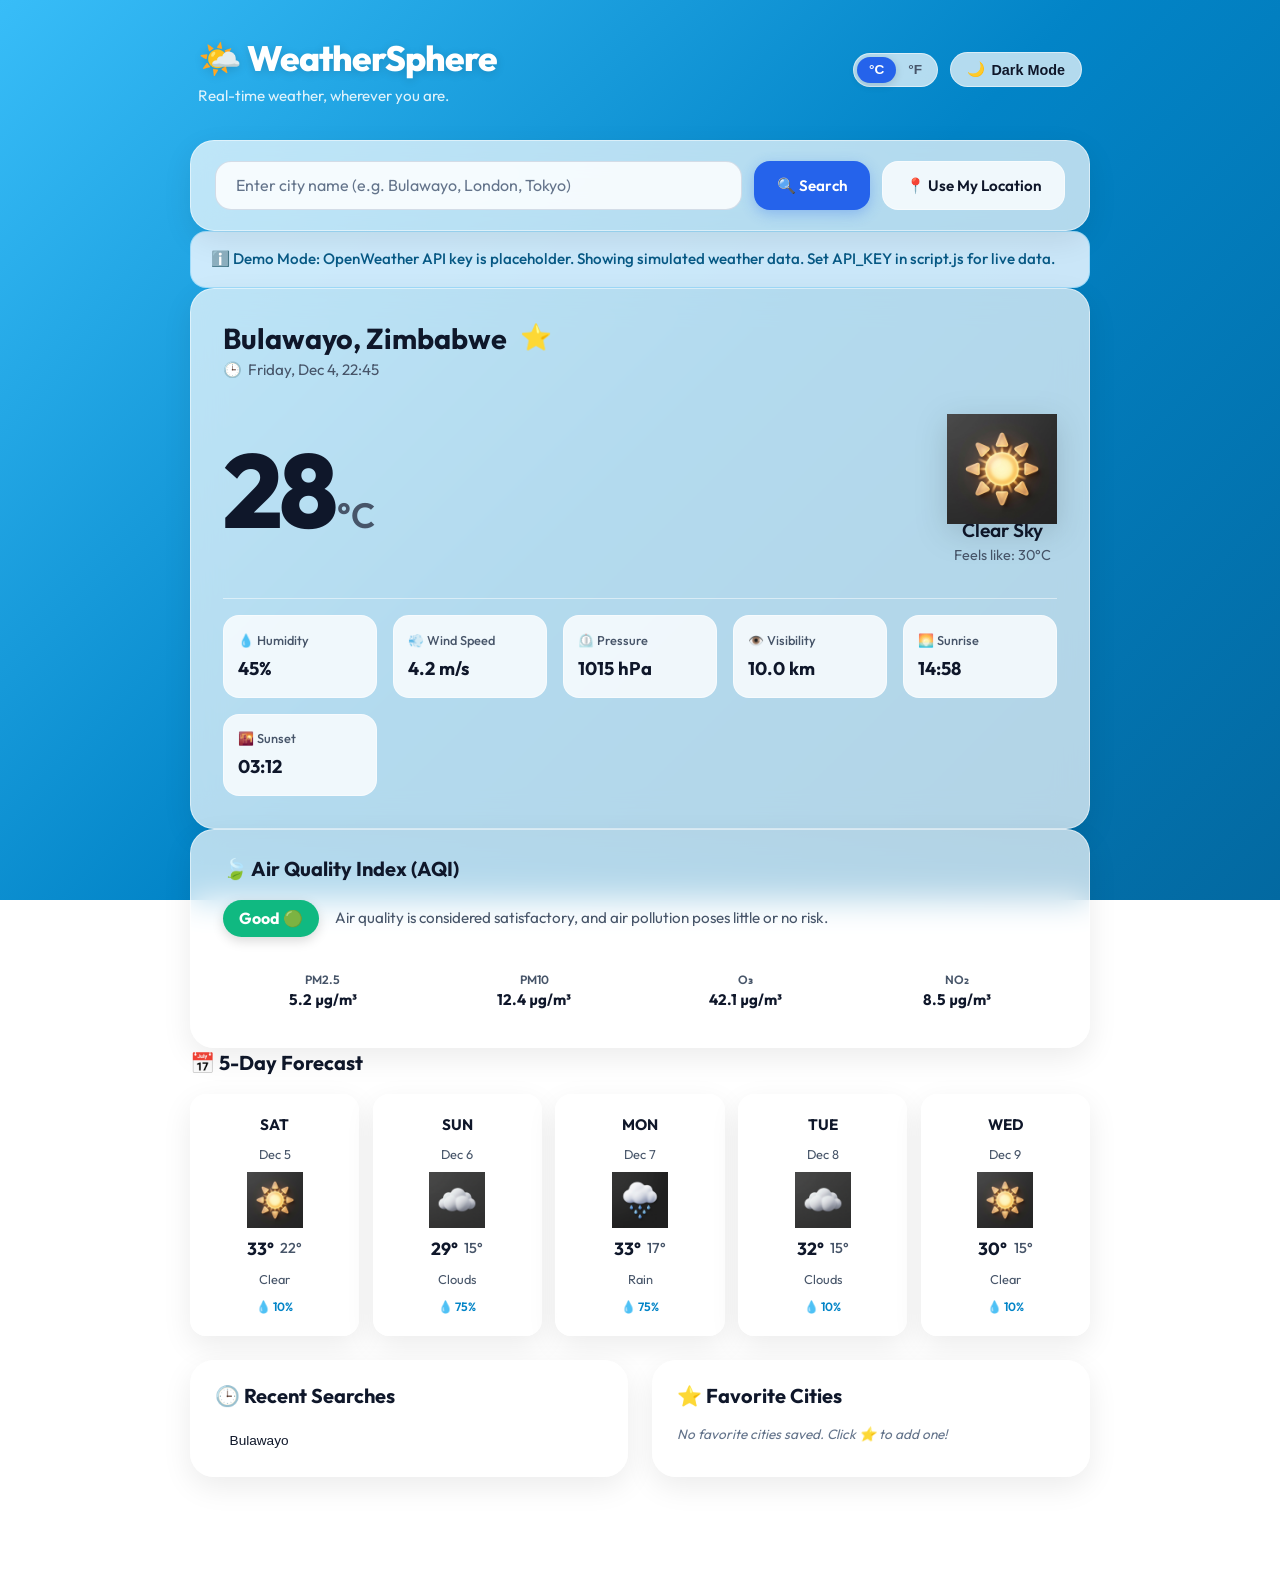
<file: index.html>
<!DOCTYPE html>
<html lang="en" data-theme="light">

<head>
  <meta charset="UTF-8">
  <meta name="viewport" content="width=device-width, initial-scale=1.0">
  <meta name="description"
    content="WeatherSphere - Real-time weather, forecasts, air quality, and local time for any city worldwide using OpenWeather API.">
  <title>WeatherSphere - Real-Time Weather & Forecast</title>

  <!-- Google Fonts: Outfit -->
  <link rel="preconnect" href="https://fonts.googleapis.com">
  <link rel="preconnect" href="https://fonts.gstatic.com" crossorigin>
  <link href="https://fonts.googleapis.com/css2?family=Outfit:wght@300;400;500;600;700;800&display=swap"
    rel="stylesheet">

  <!-- Application Stylesheet -->
  <link rel="stylesheet" href="style.css">
</head>

<body>
  <div class="app-container">

    <!-- APP HEADER -->
    <header class="header">
      <div class="brand">
        <h1 class="brand-title">
          <span>🌤️ WeatherSphere</span>
        </h1>
        <p class="brand-subtitle">Real-time weather, wherever you are.</p>
      </div>

      <div class="controls-group">
        <!-- °C / °F Unit Toggle -->
        <div class="unit-toggle" role="group" aria-label="Temperature unit selection">
          <button type="button" id="unitCelsiusBtn" class="unit-btn active" aria-pressed="true"
            title="Celsius (°C)">°C</button>
          <button type="button" id="unitFahrenheitBtn" class="unit-btn" aria-pressed="false"
            title="Fahrenheit (°F)">°F</button>
        </div>

        <!-- Dark / Light Mode Toggle Button -->
        <button type="button" id="themeToggleBtn" class="btn-toggle" aria-label="Toggle dark mode"
          title="Toggle Dark/Light Mode">
          <span id="themeIcon">🌙</span> <span id="themeLabel">Dark Mode</span>
        </button>
      </div>
    </header>

    <main>
      <!-- SEARCH SECTION -->
      <section class="search-card" aria-label="Search city weather">
        <form id="searchForm" class="search-form" action="#" method="get">
          <div class="input-wrapper">
            <label for="cityInput" class="sr-only">Enter city name</label>
            <input type="text" id="cityInput" class="search-input"
              placeholder="Enter city name (e.g. Bulawayo, London, Tokyo)" autocomplete="off" required>
          </div>
          <button type="submit" id="searchBtn" class="btn-search">
            <span>🔍 Search</span>
          </button>
          <button type="button" id="locationBtn" class="btn-location" title="Use your current geographic location">
            <span>📍 Use My Location</span>
          </button>
        </form>
      </section>

      <!-- NOTIFICATION / ERROR MESSAGES BANNER -->
      <div id="messageBanner" class="message-banner" role="status" aria-live="polite" style="display: none;"></div>

      <!-- LOADING SPINNER -->
      <div id="loadingContainer" class="loading-container" style="display: none;" role="alert" aria-busy="true">
        <div class="spinner"></div>
        <p>Fetching weather data...</p>
      </div>

      <!-- CURRENT WEATHER CARD -->
      <article id="weatherCard" class="weather-card" style="display: none;" aria-label="Current Weather Information">
        <div class="location-header">
          <div>
            <div class="location-title">
              <h2 id="cityName" class="city-name">--</h2>
              <button type="button" id="favoriteToggleBtn" class="btn-favorite" aria-label="Favorite this city"
                title="Toggle Favorite">⭐</button>
            </div>
            <p id="localTime" class="local-time">🕒 <span>--</span></p>
          </div>
        </div>

        <div class="hero-weather">
          <div class="temperature-wrap">
            <span id="tempValue" class="temp-value">--</span>
            <span id="tempUnit" class="temp-unit">°C</span>
          </div>

          <div class="condition-wrap">
            <img id="weatherIcon" class="weather-icon-img" src="" alt="Weather condition icon">
            <p id="weatherCondition" class="condition-text">--</p>
            <p id="feelsLike" class="feels-like-text">Feels like: --</p>
          </div>
        </div>

        <!-- DETAILED WEATHER METRICS -->
        <dl class="metrics-grid">
          <div class="metric-item">
            <dt class="metric-label">💧 Humidity</dt>
            <dd id="humidityValue" class="metric-value">--</dd>
          </div>
          <div class="metric-item">
            <dt class="metric-label">💨 Wind Speed</dt>
            <dd id="windValue" class="metric-value">--</dd>
          </div>
          <div class="metric-item">
            <dt class="metric-label">⏲️ Pressure</dt>
            <dd id="pressureValue" class="metric-value">--</dd>
          </div>
          <div class="metric-item">
            <dt class="metric-label">👁️ Visibility</dt>
            <dd id="visibilityValue" class="metric-value">--</dd>
          </div>
          <div class="metric-item">
            <dt class="metric-label">🌅 Sunrise</dt>
            <dd id="sunriseValue" class="metric-value">--</dd>
          </div>
          <div class="metric-item">
            <dt class="metric-label">🌇 Sunset</dt>
            <dd id="sunsetValue" class="metric-value">--</dd>
          </div>
        </dl>
      </article>

      <!-- AIR QUALITY CARD -->
      <article id="aqiCard" class="aqi-card" style="display: none;" aria-label="Air Quality Information">
        <h3 class="section-title">🍃 Air Quality Index (AQI)</h3>
        <div class="aqi-header">
          <div id="aqiBadge" class="aqi-badge level-1">--</div>
          <p id="aqiDesc" class="aqi-desc">--</p>
        </div>
        <div class="aqi-components">
          <div class="aqi-comp-item">
            <div class="aqi-comp-name">PM2.5</div>
            <div id="aqiPm25" class="aqi-comp-val">--</div>
          </div>
          <div class="aqi-comp-item">
            <div class="aqi-comp-name">PM10</div>
            <div id="aqiPm10" class="aqi-comp-val">--</div>
          </div>
          <div class="aqi-comp-item">
            <div class="aqi-comp-name">O₃</div>
            <div id="aqiO3" class="aqi-comp-val">--</div>
          </div>
          <div class="aqi-comp-item">
            <div class="aqi-comp-name">NO₂</div>
            <div id="aqiNo2" class="aqi-comp-val">--</div>
          </div>
        </div>
      </article>

      <!-- 5-DAY FORECAST SECTION -->
      <section id="forecastSection" class="forecast-section" style="display: none;" aria-label="5-Day Forecast">
        <h3 class="section-title">📅 5-Day Forecast</h3>
        <div id="forecastGrid" class="forecast-grid">
          <!-- 5 Forecast Cards populated dynamically -->
        </div>
      </section>

      <!-- RECENT & FAVORITES GRID -->
      <div class="sidebar-grid" style="margin-top: 1.5rem;">
        <!-- RECENT SEARCHES -->
        <section id="recentSearchesCard" class="saved-card" aria-label="Recent Searches">
          <h3 class="section-title">🕒 Recent Searches</h3>
          <div id="recentList" class="saved-list">
            <span class="empty-state">No recent searches yet.</span>
          </div>
        </section>

        <!-- FAVORITE CITIES -->
        <section id="favoriteCitiesCard" class="saved-card" aria-label="Favorite Cities">
          <h3 class="section-title">⭐ Favorite Cities</h3>
          <div id="favoriteList" class="saved-list">
            <span class="empty-state">No favorite cities saved. Click ⭐ to add one!</span>
          </div>
        </section>
      </div>
    </main>

    <footer class="footer">
      <p>WeatherSphere &copy; 2026. Powered by OpenWeather API & Vanilla JavaScript ES6+.</p>
    </footer>
  </div>

  <!-- MAIN SCRIPT -->
  <script src="script.js"></script>
</body>

</html>
</file>
<file: style.css>
/* ==========================================================================
   WeatherSphere - Stylesheet
   Modern, responsive, glassmorphic weather application UI.
   ========================================================================== */

/* --------------------------------------------------------------------------
   1. COLOR PALETTES & THEME VARIABLES
   -------------------------------------------------------------------------- */
:root {
  /* Fonts */
  --font-family: 'Outfit', -apple-system, BlinkMacSystemFont, 'Segoe UI', Roboto, sans-serif;
  
  /* Light Theme Defaults */
  --bg-gradient: linear-gradient(135deg, #60a5fa 0%, #3b82f6 50%, #1d4ed8 100%);
  --text-main: #0f172a;
  --text-muted: #475569;
  --text-light: #64748b;
  --card-bg: rgba(255, 255, 255, 0.7);
  --card-border: rgba(255, 255, 255, 0.5);
  --card-shadow: 0 10px 30px rgba(0, 0, 0, 0.08);
  --input-bg: rgba(255, 255, 255, 0.85);
  --input-border: rgba(203, 213, 225, 0.8);
  --button-bg: #2563eb;
  --button-hover: #1d4ed8;
  --button-text: #ffffff;
  --badge-bg: rgba(255, 255, 255, 0.6);
  --pill-bg: rgba(255, 255, 255, 0.8);
  --pill-hover: #ffffff;
  --accent-color: #f59e0b;
  --error-bg: rgba(254, 226, 226, 0.9);
  --error-text: #991b1b;
  --info-bg: rgba(224, 242, 254, 0.9);
  --info-text: #075985;

  --radius-lg: 24px;
  --radius-md: 16px;
  --radius-sm: 10px;
  --transition: all 0.3s cubic-bezier(0.4, 0, 0.2, 1);
}

/* Dark Theme Overrides */
[data-theme="dark"] {
  --bg-gradient: linear-gradient(135deg, #0f172a 0%, #1e293b 50%, #090d16 100%);
  --text-main: #f8fafc;
  --text-muted: #cbd5e1;
  --text-light: #94a3b8;
  --card-bg: rgba(30, 41, 59, 0.65);
  --card-border: rgba(255, 255, 255, 0.1);
  --card-shadow: 0 12px 40px rgba(0, 0, 0, 0.4);
  --input-bg: rgba(15, 23, 42, 0.7);
  --input-border: rgba(51, 65, 85, 0.8);
  --button-bg: #3b82f6;
  --button-hover: #60a5fa;
  --button-text: #ffffff;
  --badge-bg: rgba(30, 41, 59, 0.8);
  --pill-bg: rgba(51, 65, 85, 0.6);
  --pill-hover: rgba(71, 85, 105, 0.9);
  --error-bg: rgba(127, 29, 29, 0.85);
  --error-text: #fecaca;
  --info-bg: rgba(12, 74, 110, 0.85);
  --info-text: #bae6fd;
}

/* Dynamic Weather Background Variants */
body.weather-clear {
  --bg-gradient: linear-gradient(135deg, #38bdf8 0%, #0284c7 50%, #0369a1 100%);
}
[data-theme="dark"] body.weather-clear {
  --bg-gradient: linear-gradient(135deg, #0c4a6e 0%, #0369a1 50%, #0f172a 100%);
}

body.weather-clouds {
  --bg-gradient: linear-gradient(135deg, #94a3b8 0%, #64748b 50%, #475569 100%);
}
[data-theme="dark"] body.weather-clouds {
  --bg-gradient: linear-gradient(135deg, #334155 0%, #1e293b 50%, #0f172a 100%);
}

body.weather-rain {
  --bg-gradient: linear-gradient(135deg, #475569 0%, #334155 50%, #1e293b 100%);
}
[data-theme="dark"] body.weather-rain {
  --bg-gradient: linear-gradient(135deg, #1e293b 0%, #0f172a 50%, #020617 100%);
}

body.weather-snow {
  --bg-gradient: linear-gradient(135deg, #cbd5e1 0%, #94a3b8 50%, #64748b 100%);
}
[data-theme="dark"] body.weather-snow {
  --bg-gradient: linear-gradient(135deg, #475569 0%, #334155 50%, #1e293b 100%);
}

body.weather-thunderstorm {
  --bg-gradient: linear-gradient(135deg, #312e81 0%, #1e1b4b 50%, #0f172a 100%);
}

body.weather-mist {
  --bg-gradient: linear-gradient(135deg, #94a3b8 0%, #cbd5e1 50%, #64748b 100%);
}
[data-theme="dark"] body.weather-mist {
  --bg-gradient: linear-gradient(135deg, #334155 0%, #1e293b 100%);
}

/* --------------------------------------------------------------------------
   2. BASE & RESET STYLES
   -------------------------------------------------------------------------- */
* {
  box-sizing: border-box;
  margin: 0;
  padding: 0;
}

html {
  font-size: 16px;
  scroll-behavior: smooth;
}

body {
  min-height: 100vh;
  font-family: var(--font-family);
  color: var(--text-main);
  background: var(--bg-gradient);
  background-attachment: fixed;
  transition: background 0.8s ease, color 0.3s ease;
  line-height: 1.5;
  padding: 1.5rem 1rem 3rem 1rem;
  display: flex;
  justify-content: center;
  align-items: flex-start;
}

/* Accessibility screen reader only utility */
.sr-only {
  position: absolute;
  width: 1px;
  height: 1px;
  padding: 0;
  margin: -1px;
  overflow: hidden;
  clip: rect(0, 0, 0, 0);
  white-space: nowrap;
  border: 0;
}

/* Focus styles */
:focus-visible {
  outline: 3px solid var(--accent-color);
  outline-offset: 2px;
}

/* --------------------------------------------------------------------------
   3. APP CONTAINER & HEADER
   -------------------------------------------------------------------------- */
.app-container {
  width: 100%;
  max-width: 900px;
  display: flex;
  flex-direction: column;
  gap: 1.5rem;
}

.header {
  display: flex;
  justify-content: space-between;
  align-items: center;
  flex-wrap: wrap;
  gap: 1rem;
  padding: 0.5rem 0.5rem;
}

.brand {
  display: flex;
  flex-direction: column;
}

.brand-title {
  font-size: 2.2rem;
  font-weight: 800;
  letter-spacing: -0.03em;
  color: #ffffff;
  text-shadow: 0 2px 10px rgba(0, 0, 0, 0.15);
  display: flex;
  align-items: center;
  gap: 0.5rem;
}

.brand-subtitle {
  font-size: 0.95rem;
  color: rgba(255, 255, 255, 0.85);
  font-weight: 400;
}

.controls-group {
  display: flex;
  align-items: center;
  gap: 0.75rem;
}

/* Controls Pill Button Style */
.btn-toggle {
  background: var(--card-bg);
  border: 1px solid var(--card-border);
  color: var(--text-main);
  padding: 0.5rem 1rem;
  border-radius: 999px;
  font-size: 0.9rem;
  font-weight: 600;
  cursor: pointer;
  display: inline-flex;
  align-items: center;
  gap: 0.4rem;
  backdrop-filter: blur(12px);
  -webkit-backdrop-filter: blur(12px);
  transition: var(--transition);
}

.btn-toggle:hover {
  transform: translateY(-2px);
  box-shadow: 0 4px 12px rgba(0, 0, 0, 0.12);
}

/* Unit Toggle Switch */
.unit-toggle {
  display: inline-flex;
  background: var(--card-bg);
  border: 1px solid var(--card-border);
  border-radius: 999px;
  padding: 3px;
  backdrop-filter: blur(12px);
  -webkit-backdrop-filter: blur(12px);
}

.unit-btn {
  border: none;
  background: transparent;
  color: var(--text-muted);
  padding: 0.35rem 0.75rem;
  border-radius: 999px;
  font-weight: 600;
  font-size: 0.85rem;
  cursor: pointer;
  transition: var(--transition);
}

.unit-btn.active {
  background: var(--button-bg);
  color: #ffffff;
  box-shadow: 0 2px 8px rgba(0, 0, 0, 0.15);
}

/* --------------------------------------------------------------------------
   4. SEARCH SECTION
   -------------------------------------------------------------------------- */
.search-card {
  background: var(--card-bg);
  border: 1px solid var(--card-border);
  border-radius: var(--radius-lg);
  padding: 1.25rem 1.5rem;
  backdrop-filter: blur(16px);
  -webkit-backdrop-filter: blur(16px);
  box-shadow: var(--card-shadow);
}

.search-form {
  display: flex;
  gap: 0.75rem;
  position: relative;
}

.input-wrapper {
  position: relative;
  flex: 1;
}

.search-input {
  width: 100%;
  padding: 0.85rem 1.25rem;
  font-size: 1rem;
  font-family: inherit;
  color: var(--text-main);
  background: var(--input-bg);
  border: 1.5px solid var(--input-border);
  border-radius: var(--radius-md);
  transition: var(--transition);
}

.search-input::placeholder {
  color: var(--text-light);
}

.search-input:focus {
  border-color: var(--button-bg);
  box-shadow: 0 0 0 3px rgba(59, 130, 246, 0.25);
}

.btn-search, .btn-location {
  padding: 0.85rem 1.4rem;
  font-size: 0.95rem;
  font-weight: 600;
  font-family: inherit;
  border: none;
  border-radius: var(--radius-md);
  cursor: pointer;
  display: inline-flex;
  align-items: center;
  justify-content: center;
  gap: 0.5rem;
  transition: var(--transition);
  white-space: nowrap;
}

.btn-search {
  background: var(--button-bg);
  color: var(--button-text);
  box-shadow: 0 4px 14px rgba(37, 99, 235, 0.3);
}

.btn-search:hover {
  background: var(--button-hover);
  transform: translateY(-2px);
  box-shadow: 0 6px 18px rgba(37, 99, 235, 0.4);
}

.btn-location {
  background: var(--pill-bg);
  color: var(--text-main);
  border: 1px solid var(--card-border);
}

.btn-location:hover {
  background: var(--pill-hover);
  transform: translateY(-2px);
}

.btn-search:disabled, .btn-location:disabled {
  opacity: 0.6;
  cursor: not-allowed;
  transform: none;
}

/* --------------------------------------------------------------------------
   5. NOTIFICATIONS & LOADING SPINNER
   -------------------------------------------------------------------------- */
.message-banner {
  padding: 1rem 1.25rem;
  border-radius: var(--radius-md);
  font-size: 0.95rem;
  font-weight: 500;
  display: flex;
  align-items: center;
  gap: 0.75rem;
  animation: fadeIn 0.3s ease-out;
}

.message-banner.error {
  background: var(--error-bg);
  color: var(--error-text);
  border: 1px solid rgba(239, 68, 68, 0.3);
}

.message-banner.info {
  background: var(--info-bg);
  color: var(--info-text);
  border: 1px solid rgba(56, 189, 248, 0.3);
}

.loading-container {
  display: flex;
  flex-direction: column;
  align-items: center;
  justify-content: center;
  padding: 3rem 1.5rem;
  background: var(--card-bg);
  border-radius: var(--radius-lg);
  border: 1px solid var(--card-border);
  backdrop-filter: blur(16px);
  -webkit-backdrop-filter: blur(16px);
}

.spinner {
  width: 44px;
  height: 44px;
  border: 4px solid rgba(255, 255, 255, 0.3);
  border-top-color: var(--button-bg);
  border-radius: 50%;
  animation: spin 0.9s linear infinite;
  margin-bottom: 1rem;
}

@keyframes spin {
  to { transform: rotate(360deg); }
}

@keyframes fadeIn {
  from { opacity: 0; transform: translateY(-8px); }
  to { opacity: 1; transform: translateY(0); }
}

/* --------------------------------------------------------------------------
   6. CURRENT WEATHER CARD
   -------------------------------------------------------------------------- */
.weather-card {
  background: var(--card-bg);
  border: 1px solid var(--card-border);
  border-radius: var(--radius-lg);
  padding: 2rem;
  backdrop-filter: blur(16px);
  -webkit-backdrop-filter: blur(16px);
  box-shadow: var(--card-shadow);
  display: flex;
  flex-direction: column;
  gap: 1.5rem;
  animation: fadeIn 0.4s ease-out;
}

.location-header {
  display: flex;
  justify-content: space-between;
  align-items: flex-start;
}

.location-title {
  display: flex;
  align-items: center;
  gap: 0.6rem;
}

.city-name {
  font-size: 1.8rem;
  font-weight: 700;
  line-height: 1.2;
}

.btn-favorite {
  background: transparent;
  border: none;
  font-size: 1.6rem;
  cursor: pointer;
  transition: transform 0.2s ease;
  line-height: 1;
  padding: 0.2rem;
}

.btn-favorite:hover {
  transform: scale(1.25);
}

.btn-favorite.active {
  color: #f59e0b;
  filter: drop-shadow(0 0 6px rgba(245, 158, 11, 0.5));
}

.local-time {
  font-size: 0.95rem;
  color: var(--text-muted);
  margin-top: 0.25rem;
  display: flex;
  align-items: center;
  gap: 0.4rem;
}

/* Hero Weather Display */
.hero-weather {
  display: flex;
  align-items: center;
  justify-content: space-between;
  flex-wrap: wrap;
  gap: 1.5rem;
  padding-block: 0.5rem;
}

.temperature-wrap {
  display: flex;
  align-items: baseline;
}

.temp-value {
  font-size: clamp(4.5rem, 12vw, 6.5rem);
  font-weight: 800;
  line-height: 1;
  letter-spacing: -0.04em;
}

.temp-unit {
  font-size: 2.2rem;
  font-weight: 600;
  color: var(--text-muted);
  margin-left: 0.2rem;
}

.condition-wrap {
  display: flex;
  flex-direction: column;
  align-items: center;
  text-align: center;
}

.weather-icon-img {
  width: 110px;
  height: 110px;
  object-fit: contain;
  filter: drop-shadow(0 8px 16px rgba(0, 0, 0, 0.15));
  transition: transform 0.3s ease;
}

.weather-icon-img:hover {
  transform: scale(1.08);
}

.condition-text {
  font-size: 1.2rem;
  font-weight: 600;
  text-transform: capitalize;
  margin-top: -0.5rem;
}

.feels-like-text {
  font-size: 0.9rem;
  color: var(--text-muted);
}

/* Detailed Weather Metrics Grid */
.metrics-grid {
  display: grid;
  grid-template-columns: repeat(auto-fit, minmax(130px, 1fr));
  gap: 1rem;
  padding-top: 1rem;
  border-top: 1px solid var(--card-border);
}

.metric-item {
  background: var(--pill-bg);
  border: 1px solid var(--card-border);
  border-radius: var(--radius-md);
  padding: 0.9rem;
  display: flex;
  flex-direction: column;
  gap: 0.3rem;
  transition: var(--transition);
}

.metric-item:hover {
  transform: translateY(-2px);
  background: var(--pill-hover);
}

.metric-label {
  font-size: 0.8rem;
  font-weight: 500;
  color: var(--text-muted);
  display: flex;
  align-items: center;
  gap: 0.35rem;
}

.metric-value {
  font-size: 1.15rem;
  font-weight: 700;
}

/* --------------------------------------------------------------------------
   7. AIR QUALITY CARD
   -------------------------------------------------------------------------- */
.aqi-card {
  background: var(--card-bg);
  border: 1px solid var(--card-border);
  border-radius: var(--radius-lg);
  padding: 1.5rem 2rem;
  backdrop-filter: blur(16px);
  -webkit-backdrop-filter: blur(16px);
  box-shadow: var(--card-shadow);
  display: flex;
  flex-direction: column;
  gap: 1rem;
}

.section-title {
  font-size: 1.25rem;
  font-weight: 700;
  display: flex;
  align-items: center;
  gap: 0.5rem;
}

.aqi-header {
  display: flex;
  align-items: center;
  gap: 1rem;
  flex-wrap: wrap;
}

.aqi-badge {
  padding: 0.4rem 1rem;
  border-radius: 999px;
  font-weight: 700;
  font-size: 1rem;
  color: #ffffff;
  display: inline-flex;
  align-items: center;
  gap: 0.4rem;
  box-shadow: 0 4px 12px rgba(0, 0, 0, 0.15);
}

.aqi-badge.level-1 { background: #10b981; } /* Good */
.aqi-badge.level-2 { background: #84cc16; color: #1a2e05; } /* Fair */
.aqi-badge.level-3 { background: #f59e0b; } /* Moderate */
.aqi-badge.level-4 { background: #ef4444; } /* Poor */
.aqi-badge.level-5 { background: #8b5cf6; } /* Very Poor */

.aqi-desc {
  font-size: 0.95rem;
  color: var(--text-muted);
}

.aqi-components {
  display: grid;
  grid-template-columns: repeat(auto-fit, minmax(100px, 1fr));
  gap: 0.75rem;
  margin-top: 0.5rem;
}

.aqi-comp-item {
  background: var(--pill-bg);
  border: 1px solid var(--card-border);
  padding: 0.6rem;
  border-radius: var(--radius-sm);
  text-align: center;
}

.aqi-comp-name {
  font-size: 0.75rem;
  color: var(--text-muted);
  font-weight: 600;
}

.aqi-comp-val {
  font-size: 0.95rem;
  font-weight: 700;
}

/* --------------------------------------------------------------------------
   8. 5-DAY FORECAST SECTION
   -------------------------------------------------------------------------- */
.forecast-section {
  display: flex;
  flex-direction: column;
  gap: 1rem;
}

.forecast-grid {
  display: grid;
  grid-template-columns: repeat(5, 1fr);
  gap: 0.85rem;
}

.forecast-card {
  background: var(--card-bg);
  border: 1px solid var(--card-border);
  border-radius: var(--radius-md);
  padding: 1.2rem 0.75rem;
  backdrop-filter: blur(16px);
  -webkit-backdrop-filter: blur(16px);
  box-shadow: var(--card-shadow);
  display: flex;
  flex-direction: column;
  align-items: center;
  text-align: center;
  gap: 0.5rem;
  transition: var(--transition);
}

.forecast-card:hover {
  transform: translateY(-4px);
  box-shadow: 0 12px 24px rgba(0, 0, 0, 0.12);
}

.forecast-day {
  font-size: 0.95rem;
  font-weight: 700;
}

.forecast-date {
  font-size: 0.8rem;
  color: var(--text-muted);
}

.forecast-icon {
  width: 56px;
  height: 56px;
  object-fit: contain;
}

.forecast-temp {
  display: flex;
  align-items: center;
  gap: 0.4rem;
  font-size: 1.1rem;
  font-weight: 700;
}

.forecast-lo {
  font-weight: 500;
  color: var(--text-muted);
  font-size: 0.9rem;
}

.forecast-condition {
  font-size: 0.8rem;
  color: var(--text-muted);
  text-transform: capitalize;
}

.forecast-pop {
  font-size: 0.75rem;
  color: #0284c7;
  font-weight: 600;
  display: flex;
  align-items: center;
  gap: 0.2rem;
}

/* --------------------------------------------------------------------------
   9. RECENT SEARCHES & FAVORITE CITIES
   -------------------------------------------------------------------------- */
.sidebar-grid {
  display: grid;
  grid-template-columns: repeat(auto-fit, minmax(280px, 1fr));
  gap: 1.5rem;
}

.saved-card {
  background: var(--card-bg);
  border: 1px solid var(--card-border);
  border-radius: var(--radius-lg);
  padding: 1.25rem 1.5rem;
  backdrop-filter: blur(16px);
  -webkit-backdrop-filter: blur(16px);
  box-shadow: var(--card-shadow);
  display: flex;
  flex-direction: column;
  gap: 0.85rem;
}

.saved-list {
  display: flex;
  flex-wrap: wrap;
  gap: 0.5rem;
}

.chip-btn {
  background: var(--pill-bg);
  border: 1px solid var(--card-border);
  color: var(--text-main);
  padding: 0.45rem 0.85rem;
  border-radius: 999px;
  font-size: 0.85rem;
  font-weight: 500;
  cursor: pointer;
  display: inline-flex;
  align-items: center;
  gap: 0.4rem;
  transition: var(--transition);
}

.chip-btn:hover {
  background: var(--button-bg);
  color: #ffffff;
  transform: translateY(-2px);
}

.chip-btn .remove-fav {
  opacity: 0.6;
  margin-left: 0.2rem;
  cursor: pointer;
  font-size: 0.9rem;
  border-radius: 50%;
  padding: 0 0.2rem;
}

.chip-btn .remove-fav:hover {
  opacity: 1;
  color: #ef4444;
}

.empty-state {
  font-size: 0.85rem;
  color: var(--text-light);
  font-style: italic;
}

/* --------------------------------------------------------------------------
   10. FOOTER
   -------------------------------------------------------------------------- */
.footer {
  text-align: center;
  color: rgba(255, 255, 255, 0.8);
  font-size: 0.85rem;
  margin-top: 1rem;
}

.footer a {
  color: #ffffff;
  text-decoration: underline;
}

/* --------------------------------------------------------------------------
   11. RESPONSIVE DESIGN (MEDIA QUERIES)
   -------------------------------------------------------------------------- */
@media (max-width: 768px) {
  body {
    padding: 1rem 0.75rem 2rem 0.75rem;
  }

  .header {
    flex-direction: column;
    align-items: flex-start;
  }

  .controls-group {
    width: 100%;
    justify-content: space-between;
  }

  .search-form {
    flex-direction: column;
  }

  .btn-search, .btn-location {
    width: 100%;
  }

  .hero-weather {
    flex-direction: column;
    align-items: flex-start;
  }

  .forecast-grid {
    grid-template-columns: repeat(auto-fit, minmax(110px, 1fr));
    overflow-x: auto;
    padding-bottom: 0.5rem;
  }

  .forecast-card {
    min-width: 100px;
  }
}

@media (max-width: 480px) {
  .brand-title {
    font-size: 1.75rem;
  }

  .city-name {
    font-size: 1.4rem;
  }

  .weather-card, .search-card, .aqi-card, .saved-card {
    padding: 1.25rem 1rem;
  }

  .metrics-grid {
    grid-template-columns: repeat(2, 1fr);
  }
}
</file>
<file: weather-app/style.css>
/* ==========================================================================
   WeatherSphere - Stylesheet
   Modern, responsive, glassmorphic weather application UI.
   ========================================================================== */

/* --------------------------------------------------------------------------
   1. COLOR PALETTES & THEME VARIABLES
   -------------------------------------------------------------------------- */
:root {
  /* Fonts */
  --font-family: 'Outfit', -apple-system, BlinkMacSystemFont, 'Segoe UI', Roboto, sans-serif;
  
  /* Light Theme Defaults */
  --bg-gradient: linear-gradient(135deg, #60a5fa 0%, #3b82f6 50%, #1d4ed8 100%);
  --text-main: #0f172a;
  --text-muted: #475569;
  --text-light: #64748b;
  --card-bg: rgba(255, 255, 255, 0.7);
  --card-border: rgba(255, 255, 255, 0.5);
  --card-shadow: 0 10px 30px rgba(0, 0, 0, 0.08);
  --input-bg: rgba(255, 255, 255, 0.85);
  --input-border: rgba(203, 213, 225, 0.8);
  --button-bg: #2563eb;
  --button-hover: #1d4ed8;
  --button-text: #ffffff;
  --badge-bg: rgba(255, 255, 255, 0.6);
  --pill-bg: rgba(255, 255, 255, 0.8);
  --pill-hover: #ffffff;
  --accent-color: #f59e0b;
  --error-bg: rgba(254, 226, 226, 0.9);
  --error-text: #991b1b;
  --info-bg: rgba(224, 242, 254, 0.9);
  --info-text: #075985;

  --radius-lg: 24px;
  --radius-md: 16px;
  --radius-sm: 10px;
  --transition: all 0.3s cubic-bezier(0.4, 0, 0.2, 1);
}

/* Dark Theme Overrides */
[data-theme="dark"] {
  --bg-gradient: linear-gradient(135deg, #0f172a 0%, #1e293b 50%, #090d16 100%);
  --text-main: #f8fafc;
  --text-muted: #cbd5e1;
  --text-light: #94a3b8;
  --card-bg: rgba(30, 41, 59, 0.65);
  --card-border: rgba(255, 255, 255, 0.1);
  --card-shadow: 0 12px 40px rgba(0, 0, 0, 0.4);
  --input-bg: rgba(15, 23, 42, 0.7);
  --input-border: rgba(51, 65, 85, 0.8);
  --button-bg: #3b82f6;
  --button-hover: #60a5fa;
  --button-text: #ffffff;
  --badge-bg: rgba(30, 41, 59, 0.8);
  --pill-bg: rgba(51, 65, 85, 0.6);
  --pill-hover: rgba(71, 85, 105, 0.9);
  --error-bg: rgba(127, 29, 29, 0.85);
  --error-text: #fecaca;
  --info-bg: rgba(12, 74, 110, 0.85);
  --info-text: #bae6fd;
}

/* Dynamic Weather Background Variants */
body.weather-clear {
  --bg-gradient: linear-gradient(135deg, #38bdf8 0%, #0284c7 50%, #0369a1 100%);
}
[data-theme="dark"] body.weather-clear {
  --bg-gradient: linear-gradient(135deg, #0c4a6e 0%, #0369a1 50%, #0f172a 100%);
}

body.weather-clouds {
  --bg-gradient: linear-gradient(135deg, #94a3b8 0%, #64748b 50%, #475569 100%);
}
[data-theme="dark"] body.weather-clouds {
  --bg-gradient: linear-gradient(135deg, #334155 0%, #1e293b 50%, #0f172a 100%);
}

body.weather-rain {
  --bg-gradient: linear-gradient(135deg, #475569 0%, #334155 50%, #1e293b 100%);
}
[data-theme="dark"] body.weather-rain {
  --bg-gradient: linear-gradient(135deg, #1e293b 0%, #0f172a 50%, #020617 100%);
}

body.weather-snow {
  --bg-gradient: linear-gradient(135deg, #cbd5e1 0%, #94a3b8 50%, #64748b 100%);
}
[data-theme="dark"] body.weather-snow {
  --bg-gradient: linear-gradient(135deg, #475569 0%, #334155 50%, #1e293b 100%);
}

body.weather-thunderstorm {
  --bg-gradient: linear-gradient(135deg, #312e81 0%, #1e1b4b 50%, #0f172a 100%);
}

body.weather-mist {
  --bg-gradient: linear-gradient(135deg, #94a3b8 0%, #cbd5e1 50%, #64748b 100%);
}
[data-theme="dark"] body.weather-mist {
  --bg-gradient: linear-gradient(135deg, #334155 0%, #1e293b 100%);
}

/* --------------------------------------------------------------------------
   2. BASE & RESET STYLES
   -------------------------------------------------------------------------- */
* {
  box-sizing: border-box;
  margin: 0;
  padding: 0;
}

html {
  font-size: 16px;
  scroll-behavior: smooth;
}

body {
  min-height: 100vh;
  font-family: var(--font-family);
  color: var(--text-main);
  background: var(--bg-gradient);
  background-attachment: fixed;
  transition: background 0.8s ease, color 0.3s ease;
  line-height: 1.5;
  padding: 1.5rem 1rem 3rem 1rem;
  display: flex;
  justify-content: center;
  align-items: flex-start;
}

/* Accessibility screen reader only utility */
.sr-only {
  position: absolute;
  width: 1px;
  height: 1px;
  padding: 0;
  margin: -1px;
  overflow: hidden;
  clip: rect(0, 0, 0, 0);
  white-space: nowrap;
  border: 0;
}

/* Focus styles */
:focus-visible {
  outline: 3px solid var(--accent-color);
  outline-offset: 2px;
}

/* --------------------------------------------------------------------------
   3. APP CONTAINER & HEADER
   -------------------------------------------------------------------------- */
.app-container {
  width: 100%;
  max-width: 900px;
  display: flex;
  flex-direction: column;
  gap: 1.5rem;
}

.header {
  display: flex;
  justify-content: space-between;
  align-items: center;
  flex-wrap: wrap;
  gap: 1rem;
  padding: 0.5rem 0.5rem;
}

.brand {
  display: flex;
  flex-direction: column;
}

.brand-title {
  font-size: 2.2rem;
  font-weight: 800;
  letter-spacing: -0.03em;
  color: #ffffff;
  text-shadow: 0 2px 10px rgba(0, 0, 0, 0.15);
  display: flex;
  align-items: center;
  gap: 0.5rem;
}

.brand-subtitle {
  font-size: 0.95rem;
  color: rgba(255, 255, 255, 0.85);
  font-weight: 400;
}

.controls-group {
  display: flex;
  align-items: center;
  gap: 0.75rem;
}

/* Controls Pill Button Style */
.btn-toggle {
  background: var(--card-bg);
  border: 1px solid var(--card-border);
  color: var(--text-main);
  padding: 0.5rem 1rem;
  border-radius: 999px;
  font-size: 0.9rem;
  font-weight: 600;
  cursor: pointer;
  display: inline-flex;
  align-items: center;
  gap: 0.4rem;
  backdrop-filter: blur(12px);
  -webkit-backdrop-filter: blur(12px);
  transition: var(--transition);
}

.btn-toggle:hover {
  transform: translateY(-2px);
  box-shadow: 0 4px 12px rgba(0, 0, 0, 0.12);
}

/* Unit Toggle Switch */
.unit-toggle {
  display: inline-flex;
  background: var(--card-bg);
  border: 1px solid var(--card-border);
  border-radius: 999px;
  padding: 3px;
  backdrop-filter: blur(12px);
  -webkit-backdrop-filter: blur(12px);
}

.unit-btn {
  border: none;
  background: transparent;
  color: var(--text-muted);
  padding: 0.35rem 0.75rem;
  border-radius: 999px;
  font-weight: 600;
  font-size: 0.85rem;
  cursor: pointer;
  transition: var(--transition);
}

.unit-btn.active {
  background: var(--button-bg);
  color: #ffffff;
  box-shadow: 0 2px 8px rgba(0, 0, 0, 0.15);
}

/* --------------------------------------------------------------------------
   4. SEARCH SECTION
   -------------------------------------------------------------------------- */
.search-card {
  background: var(--card-bg);
  border: 1px solid var(--card-border);
  border-radius: var(--radius-lg);
  padding: 1.25rem 1.5rem;
  backdrop-filter: blur(16px);
  -webkit-backdrop-filter: blur(16px);
  box-shadow: var(--card-shadow);
}

.search-form {
  display: flex;
  gap: 0.75rem;
  position: relative;
}

.input-wrapper {
  position: relative;
  flex: 1;
}

.search-input {
  width: 100%;
  padding: 0.85rem 1.25rem;
  font-size: 1rem;
  font-family: inherit;
  color: var(--text-main);
  background: var(--input-bg);
  border: 1.5px solid var(--input-border);
  border-radius: var(--radius-md);
  transition: var(--transition);
}

.search-input::placeholder {
  color: var(--text-light);
}

.search-input:focus {
  border-color: var(--button-bg);
  box-shadow: 0 0 0 3px rgba(59, 130, 246, 0.25);
}

.btn-search, .btn-location {
  padding: 0.85rem 1.4rem;
  font-size: 0.95rem;
  font-weight: 600;
  font-family: inherit;
  border: none;
  border-radius: var(--radius-md);
  cursor: pointer;
  display: inline-flex;
  align-items: center;
  justify-content: center;
  gap: 0.5rem;
  transition: var(--transition);
  white-space: nowrap;
}

.btn-search {
  background: var(--button-bg);
  color: var(--button-text);
  box-shadow: 0 4px 14px rgba(37, 99, 235, 0.3);
}

.btn-search:hover {
  background: var(--button-hover);
  transform: translateY(-2px);
  box-shadow: 0 6px 18px rgba(37, 99, 235, 0.4);
}

.btn-location {
  background: var(--pill-bg);
  color: var(--text-main);
  border: 1px solid var(--card-border);
}

.btn-location:hover {
  background: var(--pill-hover);
  transform: translateY(-2px);
}

.btn-search:disabled, .btn-location:disabled {
  opacity: 0.6;
  cursor: not-allowed;
  transform: none;
}

/* --------------------------------------------------------------------------
   5. NOTIFICATIONS & LOADING SPINNER
   -------------------------------------------------------------------------- */
.message-banner {
  padding: 1rem 1.25rem;
  border-radius: var(--radius-md);
  font-size: 0.95rem;
  font-weight: 500;
  display: flex;
  align-items: center;
  gap: 0.75rem;
  animation: fadeIn 0.3s ease-out;
}

.message-banner.error {
  background: var(--error-bg);
  color: var(--error-text);
  border: 1px solid rgba(239, 68, 68, 0.3);
}

.message-banner.info {
  background: var(--info-bg);
  color: var(--info-text);
  border: 1px solid rgba(56, 189, 248, 0.3);
}

.loading-container {
  display: flex;
  flex-direction: column;
  align-items: center;
  justify-content: center;
  padding: 3rem 1.5rem;
  background: var(--card-bg);
  border-radius: var(--radius-lg);
  border: 1px solid var(--card-border);
  backdrop-filter: blur(16px);
  -webkit-backdrop-filter: blur(16px);
}

.spinner {
  width: 44px;
  height: 44px;
  border: 4px solid rgba(255, 255, 255, 0.3);
  border-top-color: var(--button-bg);
  border-radius: 50%;
  animation: spin 0.9s linear infinite;
  margin-bottom: 1rem;
}

@keyframes spin {
  to { transform: rotate(360deg); }
}

@keyframes fadeIn {
  from { opacity: 0; transform: translateY(-8px); }
  to { opacity: 1; transform: translateY(0); }
}

/* --------------------------------------------------------------------------
   6. CURRENT WEATHER CARD
   -------------------------------------------------------------------------- */
.weather-card {
  background: var(--card-bg);
  border: 1px solid var(--card-border);
  border-radius: var(--radius-lg);
  padding: 2rem;
  backdrop-filter: blur(16px);
  -webkit-backdrop-filter: blur(16px);
  box-shadow: var(--card-shadow);
  display: flex;
  flex-direction: column;
  gap: 1.5rem;
  animation: fadeIn 0.4s ease-out;
}

.location-header {
  display: flex;
  justify-content: space-between;
  align-items: flex-start;
}

.location-title {
  display: flex;
  align-items: center;
  gap: 0.6rem;
}

.city-name {
  font-size: 1.8rem;
  font-weight: 700;
  line-height: 1.2;
}

.btn-favorite {
  background: transparent;
  border: none;
  font-size: 1.6rem;
  cursor: pointer;
  transition: transform 0.2s ease;
  line-height: 1;
  padding: 0.2rem;
}

.btn-favorite:hover {
  transform: scale(1.25);
}

.btn-favorite.active {
  color: #f59e0b;
  filter: drop-shadow(0 0 6px rgba(245, 158, 11, 0.5));
}

.local-time {
  font-size: 0.95rem;
  color: var(--text-muted);
  margin-top: 0.25rem;
  display: flex;
  align-items: center;
  gap: 0.4rem;
}

/* Hero Weather Display */
.hero-weather {
  display: flex;
  align-items: center;
  justify-content: space-between;
  flex-wrap: wrap;
  gap: 1.5rem;
  padding-block: 0.5rem;
}

.temperature-wrap {
  display: flex;
  align-items: baseline;
}

.temp-value {
  font-size: clamp(4.5rem, 12vw, 6.5rem);
  font-weight: 800;
  line-height: 1;
  letter-spacing: -0.04em;
}

.temp-unit {
  font-size: 2.2rem;
  font-weight: 600;
  color: var(--text-muted);
  margin-left: 0.2rem;
}

.condition-wrap {
  display: flex;
  flex-direction: column;
  align-items: center;
  text-align: center;
}

.weather-icon-img {
  width: 110px;
  height: 110px;
  object-fit: contain;
  filter: drop-shadow(0 8px 16px rgba(0, 0, 0, 0.15));
  transition: transform 0.3s ease;
}

.weather-icon-img:hover {
  transform: scale(1.08);
}

.condition-text {
  font-size: 1.2rem;
  font-weight: 600;
  text-transform: capitalize;
  margin-top: -0.5rem;
}

.feels-like-text {
  font-size: 0.9rem;
  color: var(--text-muted);
}

/* Detailed Weather Metrics Grid */
.metrics-grid {
  display: grid;
  grid-template-columns: repeat(auto-fit, minmax(130px, 1fr));
  gap: 1rem;
  padding-top: 1rem;
  border-top: 1px solid var(--card-border);
}

.metric-item {
  background: var(--pill-bg);
  border: 1px solid var(--card-border);
  border-radius: var(--radius-md);
  padding: 0.9rem;
  display: flex;
  flex-direction: column;
  gap: 0.3rem;
  transition: var(--transition);
}

.metric-item:hover {
  transform: translateY(-2px);
  background: var(--pill-hover);
}

.metric-label {
  font-size: 0.8rem;
  font-weight: 500;
  color: var(--text-muted);
  display: flex;
  align-items: center;
  gap: 0.35rem;
}

.metric-value {
  font-size: 1.15rem;
  font-weight: 700;
}

/* --------------------------------------------------------------------------
   7. AIR QUALITY CARD
   -------------------------------------------------------------------------- */
.aqi-card {
  background: var(--card-bg);
  border: 1px solid var(--card-border);
  border-radius: var(--radius-lg);
  padding: 1.5rem 2rem;
  backdrop-filter: blur(16px);
  -webkit-backdrop-filter: blur(16px);
  box-shadow: var(--card-shadow);
  display: flex;
  flex-direction: column;
  gap: 1rem;
}

.section-title {
  font-size: 1.25rem;
  font-weight: 700;
  display: flex;
  align-items: center;
  gap: 0.5rem;
}

.aqi-header {
  display: flex;
  align-items: center;
  gap: 1rem;
  flex-wrap: wrap;
}

.aqi-badge {
  padding: 0.4rem 1rem;
  border-radius: 999px;
  font-weight: 700;
  font-size: 1rem;
  color: #ffffff;
  display: inline-flex;
  align-items: center;
  gap: 0.4rem;
  box-shadow: 0 4px 12px rgba(0, 0, 0, 0.15);
}

.aqi-badge.level-1 { background: #10b981; } /* Good */
.aqi-badge.level-2 { background: #84cc16; color: #1a2e05; } /* Fair */
.aqi-badge.level-3 { background: #f59e0b; } /* Moderate */
.aqi-badge.level-4 { background: #ef4444; } /* Poor */
.aqi-badge.level-5 { background: #8b5cf6; } /* Very Poor */

.aqi-desc {
  font-size: 0.95rem;
  color: var(--text-muted);
}

.aqi-components {
  display: grid;
  grid-template-columns: repeat(auto-fit, minmax(100px, 1fr));
  gap: 0.75rem;
  margin-top: 0.5rem;
}

.aqi-comp-item {
  background: var(--pill-bg);
  border: 1px solid var(--card-border);
  padding: 0.6rem;
  border-radius: var(--radius-sm);
  text-align: center;
}

.aqi-comp-name {
  font-size: 0.75rem;
  color: var(--text-muted);
  font-weight: 600;
}

.aqi-comp-val {
  font-size: 0.95rem;
  font-weight: 700;
}

/* --------------------------------------------------------------------------
   8. 5-DAY FORECAST SECTION
   -------------------------------------------------------------------------- */
.forecast-section {
  display: flex;
  flex-direction: column;
  gap: 1rem;
}

.forecast-grid {
  display: grid;
  grid-template-columns: repeat(5, 1fr);
  gap: 0.85rem;
}

.forecast-card {
  background: var(--card-bg);
  border: 1px solid var(--card-border);
  border-radius: var(--radius-md);
  padding: 1.2rem 0.75rem;
  backdrop-filter: blur(16px);
  -webkit-backdrop-filter: blur(16px);
  box-shadow: var(--card-shadow);
  display: flex;
  flex-direction: column;
  align-items: center;
  text-align: center;
  gap: 0.5rem;
  transition: var(--transition);
}

.forecast-card:hover {
  transform: translateY(-4px);
  box-shadow: 0 12px 24px rgba(0, 0, 0, 0.12);
}

.forecast-day {
  font-size: 0.95rem;
  font-weight: 700;
}

.forecast-date {
  font-size: 0.8rem;
  color: var(--text-muted);
}

.forecast-icon {
  width: 56px;
  height: 56px;
  object-fit: contain;
}

.forecast-temp {
  display: flex;
  align-items: center;
  gap: 0.4rem;
  font-size: 1.1rem;
  font-weight: 700;
}

.forecast-lo {
  font-weight: 500;
  color: var(--text-muted);
  font-size: 0.9rem;
}

.forecast-condition {
  font-size: 0.8rem;
  color: var(--text-muted);
  text-transform: capitalize;
}

.forecast-pop {
  font-size: 0.75rem;
  color: #0284c7;
  font-weight: 600;
  display: flex;
  align-items: center;
  gap: 0.2rem;
}

/* --------------------------------------------------------------------------
   9. RECENT SEARCHES & FAVORITE CITIES
   -------------------------------------------------------------------------- */
.sidebar-grid {
  display: grid;
  grid-template-columns: repeat(auto-fit, minmax(280px, 1fr));
  gap: 1.5rem;
}

.saved-card {
  background: var(--card-bg);
  border: 1px solid var(--card-border);
  border-radius: var(--radius-lg);
  padding: 1.25rem 1.5rem;
  backdrop-filter: blur(16px);
  -webkit-backdrop-filter: blur(16px);
  box-shadow: var(--card-shadow);
  display: flex;
  flex-direction: column;
  gap: 0.85rem;
}

.saved-list {
  display: flex;
  flex-wrap: wrap;
  gap: 0.5rem;
}

.chip-btn {
  background: var(--pill-bg);
  border: 1px solid var(--card-border);
  color: var(--text-main);
  padding: 0.45rem 0.85rem;
  border-radius: 999px;
  font-size: 0.85rem;
  font-weight: 500;
  cursor: pointer;
  display: inline-flex;
  align-items: center;
  gap: 0.4rem;
  transition: var(--transition);
}

.chip-btn:hover {
  background: var(--button-bg);
  color: #ffffff;
  transform: translateY(-2px);
}

.chip-btn .remove-fav {
  opacity: 0.6;
  margin-left: 0.2rem;
  cursor: pointer;
  font-size: 0.9rem;
  border-radius: 50%;
  padding: 0 0.2rem;
}

.chip-btn .remove-fav:hover {
  opacity: 1;
  color: #ef4444;
}

.empty-state {
  font-size: 0.85rem;
  color: var(--text-light);
  font-style: italic;
}

/* --------------------------------------------------------------------------
   10. FOOTER
   -------------------------------------------------------------------------- */
.footer {
  text-align: center;
  color: rgba(255, 255, 255, 0.8);
  font-size: 0.85rem;
  margin-top: 1rem;
}

.footer a {
  color: #ffffff;
  text-decoration: underline;
}

/* --------------------------------------------------------------------------
   11. RESPONSIVE DESIGN (MEDIA QUERIES)
   -------------------------------------------------------------------------- */
@media (max-width: 768px) {
  body {
    padding: 1rem 0.75rem 2rem 0.75rem;
  }

  .header {
    flex-direction: column;
    align-items: flex-start;
  }

  .controls-group {
    width: 100%;
    justify-content: space-between;
  }

  .search-form {
    flex-direction: column;
  }

  .btn-search, .btn-location {
    width: 100%;
  }

  .hero-weather {
    flex-direction: column;
    align-items: flex-start;
  }

  .forecast-grid {
    grid-template-columns: repeat(auto-fit, minmax(110px, 1fr));
    overflow-x: auto;
    padding-bottom: 0.5rem;
  }

  .forecast-card {
    min-width: 100px;
  }
}

@media (max-width: 480px) {
  .brand-title {
    font-size: 1.75rem;
  }

  .city-name {
    font-size: 1.4rem;
  }

  .weather-card, .search-card, .aqi-card, .saved-card {
    padding: 1.25rem 1rem;
  }

  .metrics-grid {
    grid-template-columns: repeat(2, 1fr);
  }
}
</file>
